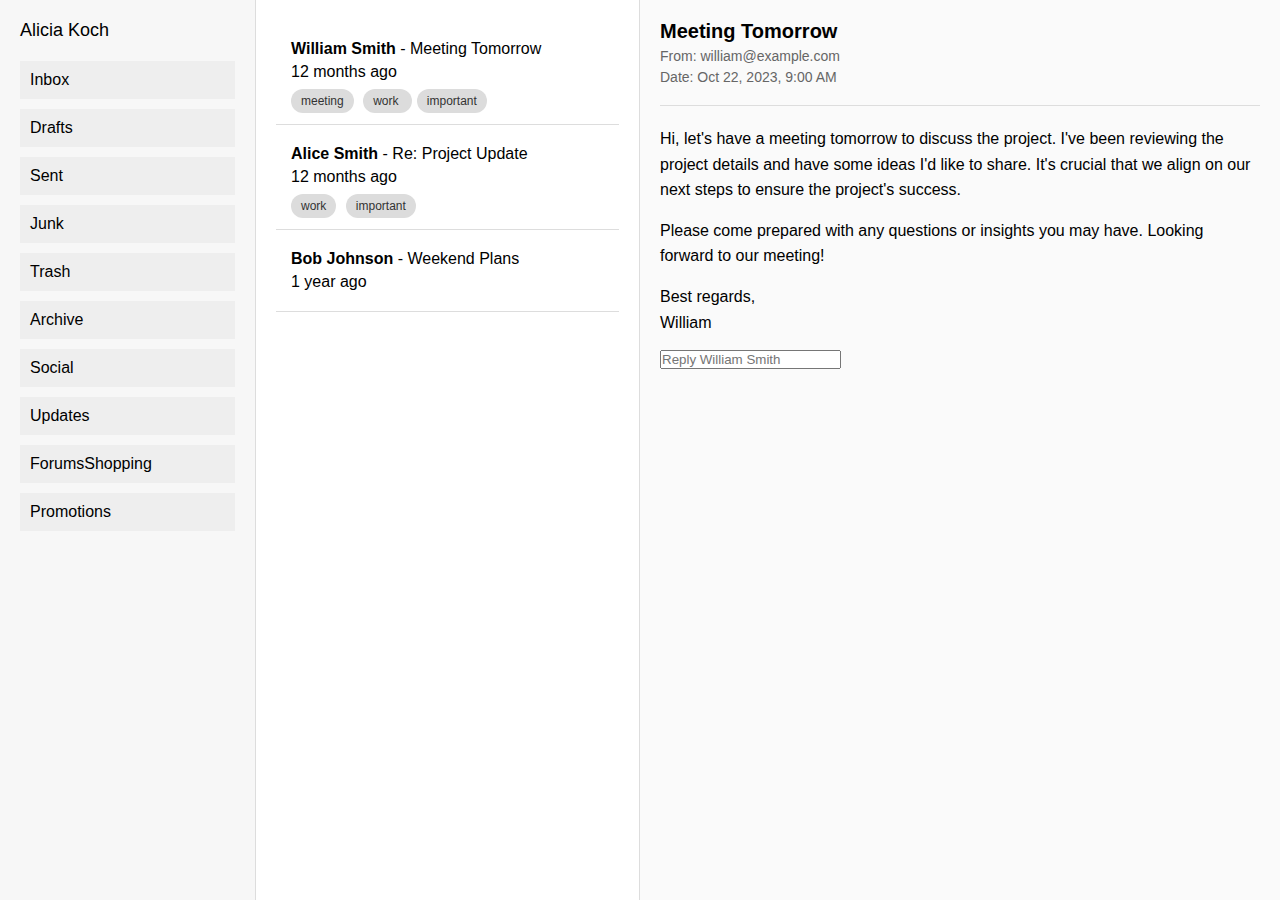
<file: command.html>
<!DOCTYPE html>
<html lang="en">
<head>
    <meta charset="UTF-8">
    <meta name="viewport" content="width=device-width, initial-scale=1.0">
    <title>Email </title>
    <link href="style.css" >
</head>
<body>
   <!-- <img src="./git.avif" alt="" >-->
   
     
    <style>
       * {
         margin: 0;
         padding: 0;
         box-sizing: border-box;
       }
   
       body {
         font-family: Arial, sans-serif;
         background-color: #f5f5f5;
       }
   
       .container {
         display: flex;
         height: 100vh;
       }
   
       
       .sidebar {
         width: 20%;
         background-color: #f7f7f7;
         padding: 20px;
         border-right: 1px solid #ddd;
       }
       .sidebar h3 {
         margin-bottom: 20px;
         font-size: 18px;
         font-weight: normal;
       }
   
       .sidebar ul {
         list-style: none;
       }
   
       .sidebar ul li {
         padding: 10px;
         margin-bottom: 10px;
         background-color: #eee;
         cursor: pointer;
         transition: background-color 0.2s ease;
       }
   
       .sidebar ul li:hover {
         background-color: #ddd;
       }
   
       .email-list {
         width: 30%;
         background-color: #ffffff;
         padding: 20px;
         border-right: 1px solid #ddd;
         overflow-y: scroll;
       }
   
       .email-item {
         border-bottom: 1px solid #ddd;
         padding: 15px;
         cursor: pointer;
         transition: background-color 0.2s ease;
       }
   
       .email-item:hover {
         background-color: #f2f2f2;
       }
   
       .email-item p {
         margin: 5px 0;
       }
   
       .email-item .tags {
         margin-top: 10px;
       }
   
       .email-item .tags span {
         background-color: #dcdcdc;
         color: #333;
         font-size: 12px;
         padding: 5px 10px;
         border-radius: 12px;
         margin-right: 5px;
       }
   
       .email-detail {
         width: 50%;
         padding: 20px;
         background-color: #fafafa;
       }
   
       .email-header {
         margin-bottom: 20px;
         border-bottom: 1px solid #ddd;
         padding-bottom: 15px;
       }
   
       .email-header h2 {
         margin-bottom: 5px;
         font-size: 20px;
       }
   
       .email-header p {
         margin-bottom: 5px;
         font-size: 14px;
         color: #666;
       }
   
       .email-body p {
         margin-bottom: 15px;
         font-size: 16px;
         line-height: 1.6;
       }
       .textclass{
        bottom: 0%;
        position: relative;
        height: fit-content;
       }
     </style>
   </head>
   <body>
   
     <div class="container">
       <!-- Sidebar -->
       <div class="sidebar">
         <h3>Alicia Koch</h3>
         <ul>
           <li>Inbox</li>
           <li>Drafts</li>
           <li>Sent</li>
           <li>Junk</li>
           <li>Trash</li>
           <li>Archive</li>
           <li>Social</li>
           <li>Updates</li>
           <li>ForumsShopping</li>
           <li>Promotions</li>
          


         </ul>
       </div>
   
       <!-- Email List -->
       <div class="email-list">
         <div class="email-item">
           <p><strong>William Smith</strong> - Meeting Tomorrow</p>
           <p>12 months ago</p>
           <div class="tags">
             <span>meeting</span>
             <span fill="block">work </span>
             <span>important</span>
           </div>
         </div>
         <div class="email-item">
           <p><strong>Alice Smith</strong> - Re: Project Update</p>
           <p>12 months ago</p>
           <div class="tags">
             <span>work</span>
             <span>important</span>
           </div>
         </div>
         <div class="email-item">
           <p><strong>Bob Johnson</strong> - Weekend Plans</p>
           <p>1 year ago</p>
         </div>
       </div>
   
       <!-- Email Detail View -->
       <div class="email-detail">
         <div class="email-header">
           <h2>Meeting Tomorrow</h2>
           <p>From: william@example.com</p>
           <p>Date: Oct 22, 2023, 9:00 AM</p>
         </div>
         <div class="email-body">
           <p>Hi, let's have a meeting tomorrow to discuss the project. I've been reviewing the project details and have some ideas I'd like to share. It's crucial that we align on our next steps to ensure the project's success.</p>
           <p>Please come prepared with any questions or insights you may have. Looking forward to our meeting!</p>
           <p>Best regards,<br>William</p>
           <input type="textarea"  class="textclass" width=" 400" placeholder="Reply William Smith" 
           >
         </div>
       </div>
     </div>
   
   
   
</body>
</html>
</file>
<file: style.css>
<style>
       * {
         margin: 0;
         padding: 0;
         box-sizing: border-box;
       }
   
       body {
         font-family: Arial, sans-serif;
         background-color: #f5f5f5;
       }
   
       .container {
         display: flex;
         height: 100vh;
       }
   
       .sidebar {
         width: 20%;
         background-color: #f7f7f7;
         padding: 20px;
         border-right: 1px solid #ddd;
       }
   
       .sidebar h3 {
         margin-bottom: 20px;
         font-size: 18px;
         font-weight: normal;
       }
   
       .sidebar ul {
         list-style: none;
       }
   
       .sidebar ul li {
         padding: 10px;
         margin-bottom: 10px;
         background-color: #eee;
         cursor: pointer;
         transition: background-color 0.2s ease;
       }
   
       .sidebar ul li:hover {
         background-color: #ddd;
       }
   
       .email-list {
         width: 30%;
         background-color: #ffffff;
         padding: 20px;
         border-right: 1px solid #ddd;
         overflow-y: scroll;
       }
   
       .email-item {
         border-bottom: 1px solid #ddd;
         padding: 15px;
         cursor: pointer;
         transition: background-color 0.2s ease;
       }
   
       .email-item:hover {
         background-color: #f2f2f2;
       }
   
       .email-item p {
         margin: 5px 0;
       }
   
       .email-item .tags {
         margin-top: 10px;
       }
   
       .email-item .tags span {
         background-color: #dcdcdc;
         color: #333;
         font-size: 12px;
         padding: 5px 10px;
         border-radius: 12px;
         margin-right: 5px;
       }
   
       .email-detail {
         width: 50%;
         padding: 20px;
         background-color: #fafafa;
       }
   
       .email-header {
         margin-bottom: 20px;
         border-bottom: 1px solid #ddd;
         padding-bottom: 15px;
       }
   
       .email-header h2 {
         margin-bottom: 5px;
         font-size: 20px;
       }
   
       .email-header p {
         margin-bottom: 5px;
         font-size: 14px;
         color: #666;
       }
   
       .email-body p {
         margin-bottom: 15px;
         font-size: 16px;
         line-height: 1.6;
       }
     </style>
</file>
